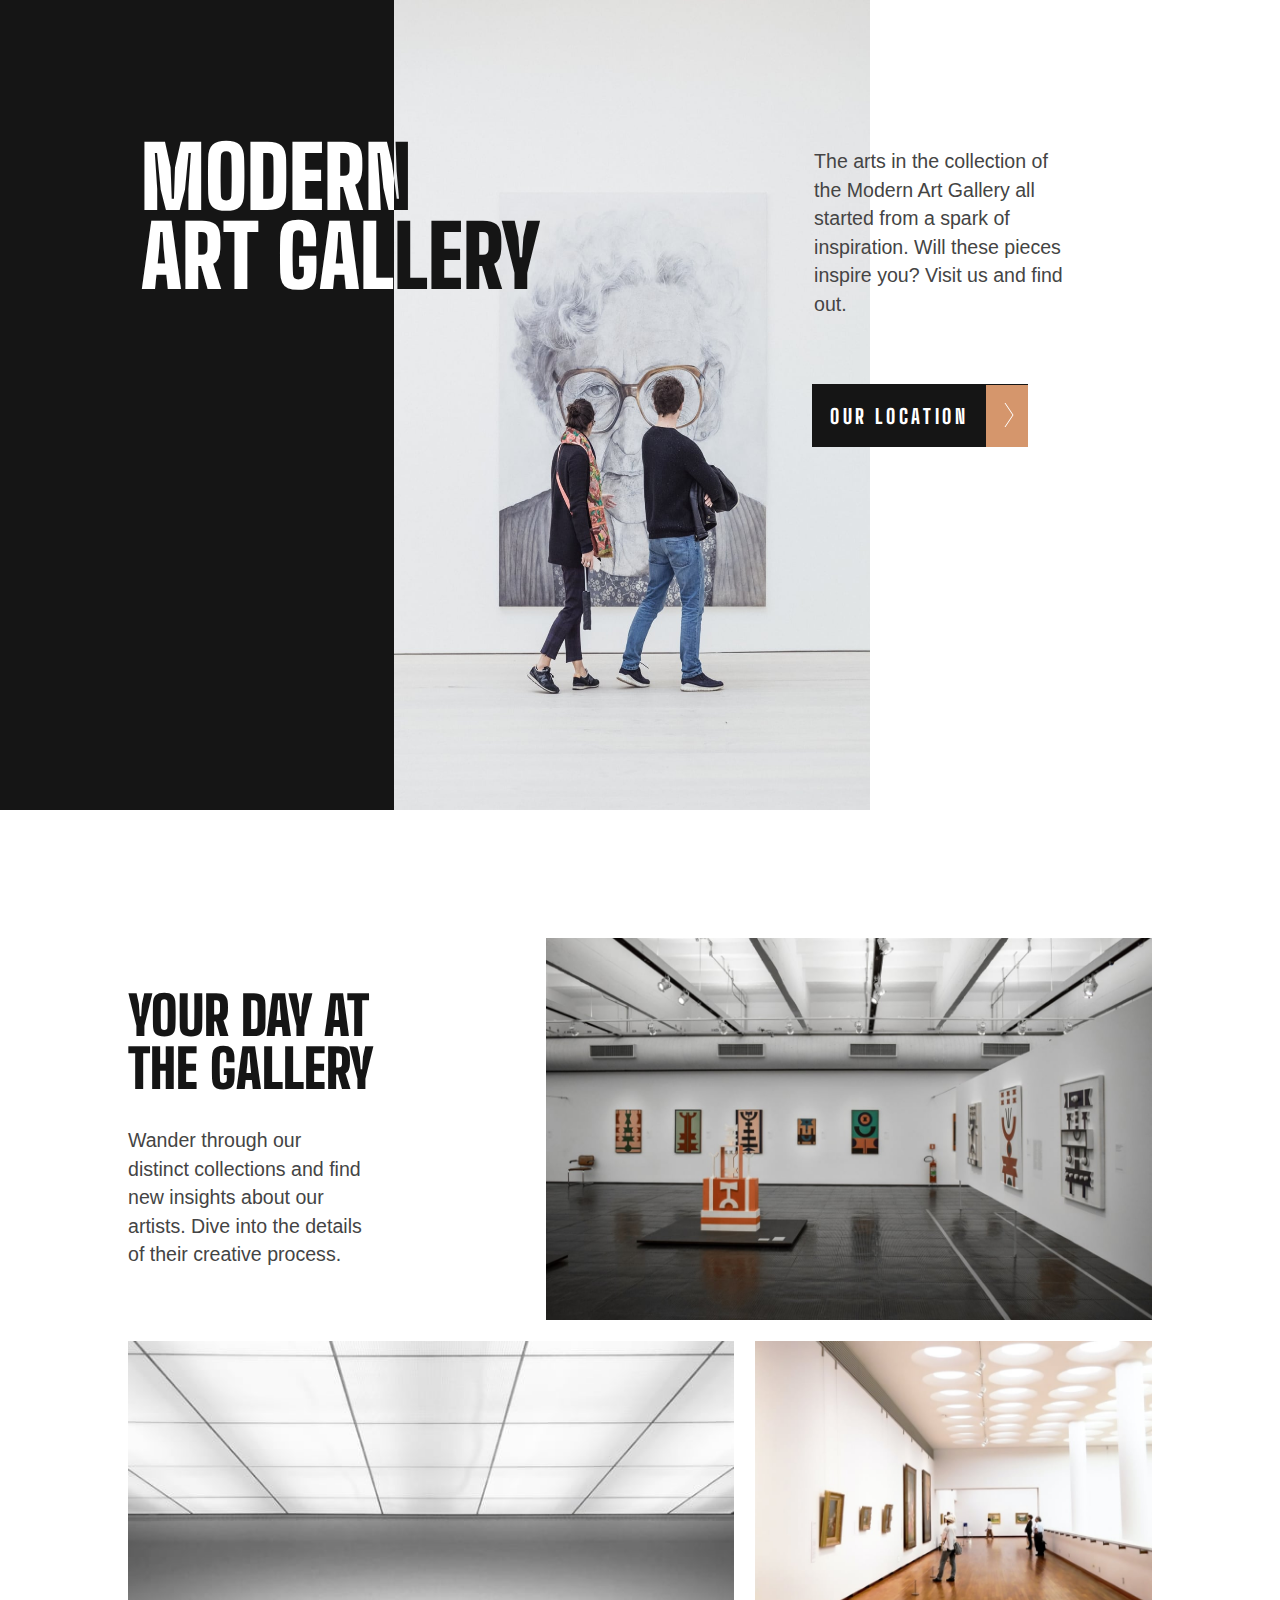
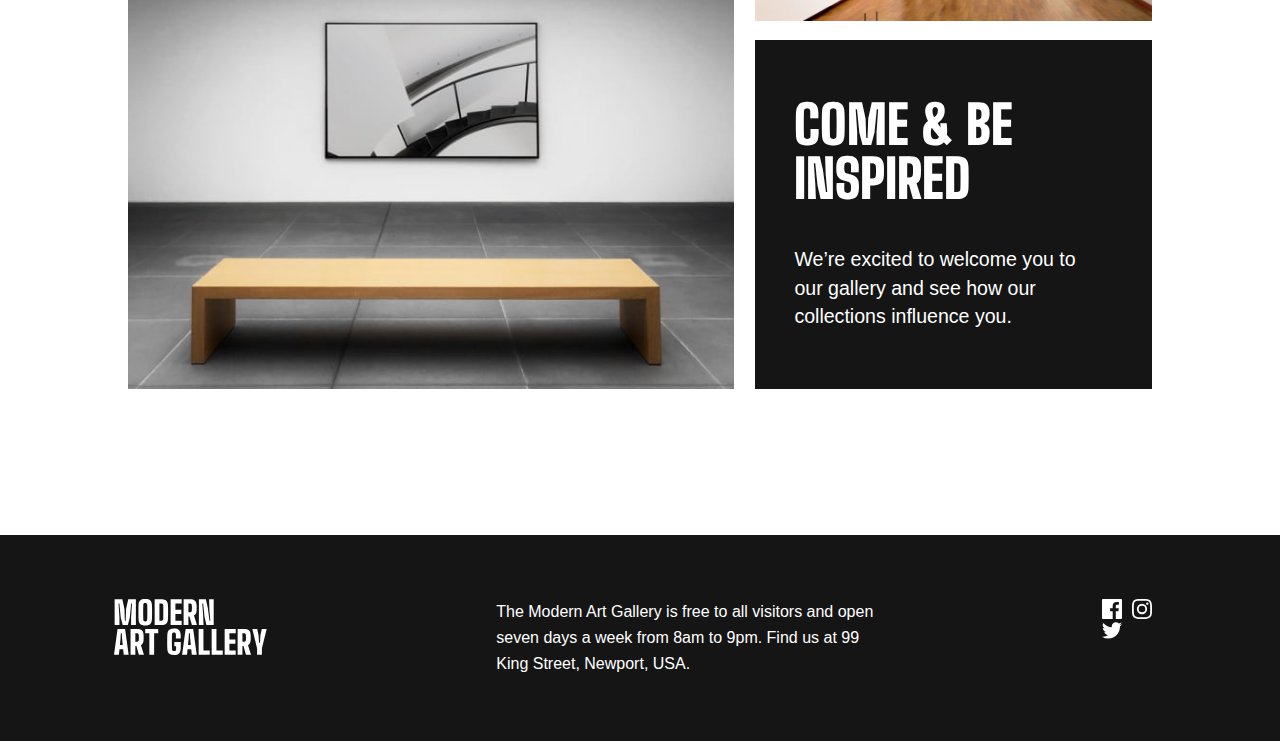
<file: index.html>
<!DOCTYPE html>
<html lang="en">
<head>
  <!--! Meta tags -->
  <meta charset="UTF-8">
  <meta name="viewport" content="width=device-width, initial-scale=1.0">
  <!-- Google font links -->
  <link rel="preconnect" href="https://fonts.googleapis.com">
  <link rel="preconnect" href="https://fonts.gstatic.com" crossorigin>
  <link href="https://fonts.googleapis.com/css2?family=Big+Shoulders+Display:wght@100..900&family=Outfit:wght@100..900&display=swap" rel="stylesheet">
  <!-- Stylesheet links -->
  <link rel="stylesheet" href="style.css">
  <link rel="stylesheet" href="reset.css">
  <!-- Title-->
  <title>Art gallery website</title>
  <link rel="shortcut icon" href="./assets/icon.png" type="image/x-icon">
</head>
<body>
  <header class="welcome-section">
    <div class="welcome-left-half">
      <h1 class="main-title">
          <span class="gradient-text">Modern</span><br>
          <span class="white-text">Art Gal</span>lery
      </h1>
      <img class="hero-image desktop-image" src="./assets/desktop/image-hero@2x.jpg" alt="art hero image">
      <img class="hero-image tablet-image" src="./assets/tablet/image-hero@2x.jpg" alt="tablet art hero image">
    </div>
    <div class="welcome-right-half">
      <img class="hero-image mobile-image" src="./assets/mobile/image-hero@2x.jpg" alt="mobile art hero image">
      <h1 class="main-title responsive-title">Modern<br>Art Gallery</h1>
      <p class="paragraph">
        The arts in the collection of the
        Modern Art Gallery all started from
        a spark of inspiration. Will these
        pieces inspire you? Visit us and find
        out.
      </p>
      
      <a href="./location.html" class="button">
        Our location
        <div class="button-arrow">
          <img src="./assets/icon-arrow-right.svg" alt="arrow right icon">
        </div>
      </a>
    </div>
  </header>
  <main class="grid-section">
    <div class="mobile-grid-block">
      <img class="mobile-image" src="./assets/mobile/image-grid-1@2x.jpg" alt="mobile grid image 1">
    </div>
    <div class="grid-block">
      <h3 class="secondary-title">Your day <br class="mobile-br">at the gallery</h3>
      
      <p class="paragraph">
        Wander through our distinct collections and find new insights about 
        our artists. Dive into the details of their creative process.
      </p>
    </div>
    <div class="grid-block column-span">
      <img class="desktop-image" src="./assets/desktop/image-grid-1@2x.jpg" alt="grid image 1">
      <img class="tablet-image" src="./assets/tablet/image-grid-1@2x.jpg" alt="tablet grid image 1">
    </div>
    <div class="grid-block span">
      <img class="desktop-image" src="./assets/desktop/image-grid-2.jpg" alt="grid image 2">
      <img class="tablet-image" src="./assets/tablet/image-grid-2@2x.jpg" alt="tablet image 2">
      <img class="mobile-image" src="./assets/mobile/image-grid-2@2x.jpg" alt="mobile grid image 2">
    </div>
    <div class="grid-block">
      <img class="desktop-image" src="./assets/desktop/image-grid-3@2x.jpg" alt="grid image 3">
      <img class="tablet-image" src="./assets/tablet/image-grid-3@2x.jpg" alt="tablet grid image 3">
      <img class="mobile-image" src="./assets/mobile/image-grid-3@2x.jpg" alt="mobile image 3">
    </div>
    <div class="grid-block">
      <h3 class="secondary-title">Come &amp; be inspired</h3>
      
      <p class="paragraph">We’re excited to welcome you to our gallery and see how our collections 
        influence you.</p>
    </div>
    
  </main>
  <footer class="footer">
    <img src="./assets/logo-light.svg" alt="modern art gallery logo" class="main-logo">

    <p class="footer-paragraph">The Modern Art Gallery is free to all visitors and open<br> seven days a week 
    from 8am to 9pm. Find us at 99<br> King Street, Newport, USA.</p>

    <div class="social-links" id="social-links">
      <a href="#social-links" class="social-link"><svg width="20" height="20" xmlns="http://www.w3.org/2000/svg"><path d="M18.896 0H1.104C.494 0 0 .494 0 1.104v17.793C0 19.506.494 20 1.104 20h9.58v-7.745H8.076V9.237h2.606V7.01c0-2.583 1.578-3.99 3.883-3.99 1.104 0 2.052.082 2.329.119v2.7h-1.598c-1.254 0-1.496.597-1.496 1.47v1.928h2.989l-.39 3.018h-2.6V20h5.098c.608 0 1.102-.494 1.102-1.104V1.104C20 .494 19.506 0 18.896 0Z" fill="#FFF"/></svg></a>
      <a href="#social-links" class="social-link"><svg width="20" height="20" xmlns="http://www.w3.org/2000/svg"><path d="M10 1.802c2.67 0 2.987.01 4.042.059 2.71.123 3.975 1.409 4.099 4.099.048 1.054.057 1.37.057 4.04 0 2.672-.01 2.988-.057 4.042-.124 2.687-1.387 3.975-4.1 4.099-1.054.048-1.37.058-4.041.058-2.67 0-2.987-.01-4.04-.058-2.718-.124-3.977-1.416-4.1-4.1-.048-1.054-.058-1.37-.058-4.041 0-2.67.01-2.986.058-4.04.124-2.69 1.387-3.977 4.1-4.1 1.054-.048 1.37-.058 4.04-.058ZM10 0C7.284 0 6.944.012 5.877.06 2.246.227.227 2.242.061 5.877.01 6.944 0 7.284 0 10s.012 3.057.06 4.123c.167 3.632 2.182 5.65 5.817 5.817 1.067.048 1.407.06 4.123.06s3.057-.012 4.123-.06c3.629-.167 5.652-2.182 5.816-5.817.05-1.066.061-1.407.061-4.123s-.012-3.056-.06-4.122C19.777 2.249 17.76.228 14.124.06 13.057.01 12.716 0 10 0Zm0 4.865a5.135 5.135 0 1 0 0 10.27 5.135 5.135 0 0 0 0-10.27Zm0 8.468a3.333 3.333 0 1 1 0-6.666 3.333 3.333 0 0 1 0 6.666Zm5.338-9.87a1.2 1.2 0 1 0 0 2.4 1.2 1.2 0 0 0 0-2.4Z" fill="#FFF"/></svg></a>
      <a href="#social-links" class="social-link"><svg width="20" height="17" xmlns="http://www.w3.org/2000/svg"><path d="M20 2.172a8.192 8.192 0 0 1-2.357.646 4.11 4.11 0 0 0 1.805-2.27 8.22 8.22 0 0 1-2.606.996A4.096 4.096 0 0 0 13.847.248c-2.65 0-4.596 2.472-3.998 5.037A11.648 11.648 0 0 1 1.392 1a4.109 4.109 0 0 0 1.27 5.478 4.086 4.086 0 0 1-1.858-.513c-.045 1.9 1.318 3.679 3.291 4.075a4.113 4.113 0 0 1-1.853.07 4.106 4.106 0 0 0 3.833 2.849A8.25 8.25 0 0 1 0 14.658a11.616 11.616 0 0 0 6.29 1.843c7.618 0 11.923-6.434 11.663-12.205A8.354 8.354 0 0 0 20 2.172Z" fill="#FFF"/></svg></a>
    </div>
  </footer>
</body>
</html>
</file>
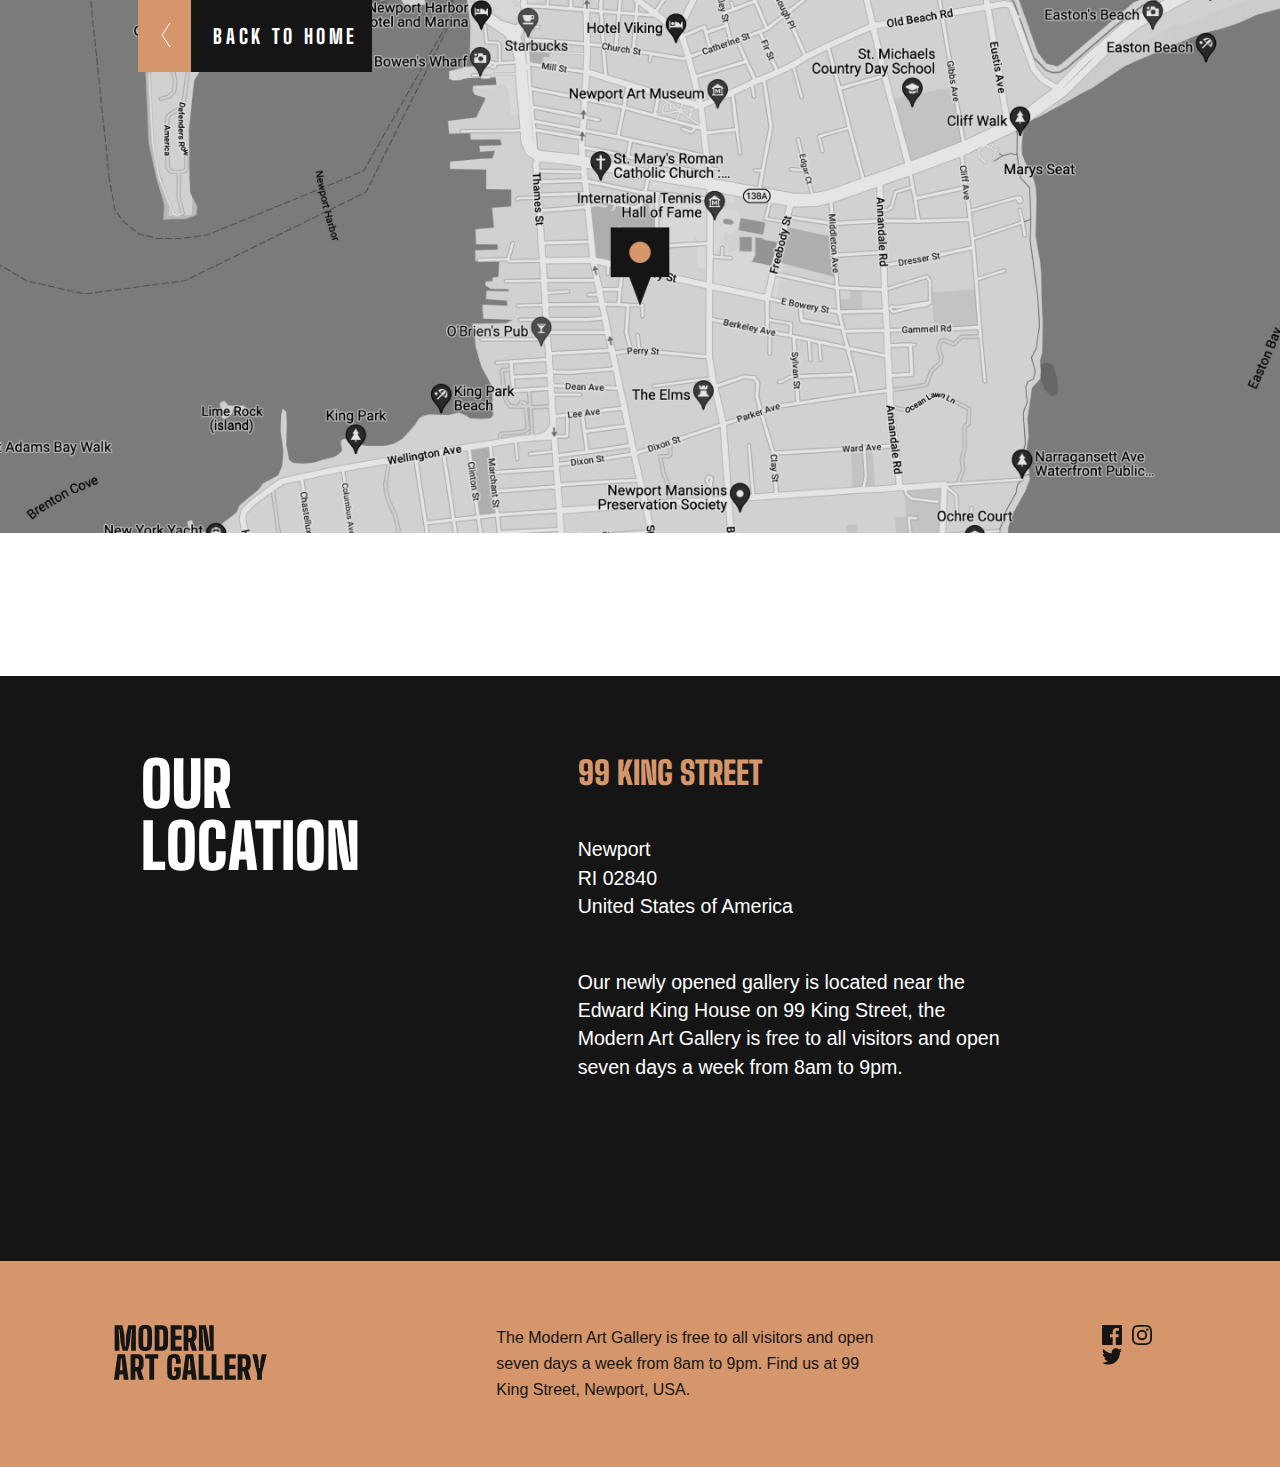
<file: location.html>
<!DOCTYPE html>
<html lang="en">
<head>
  <!--! Meta tags -->
  <meta charset="UTF-8">
  <meta name="viewport" content="width=device-width, initial-scale=1.0">
  <!-- Google font links -->
  <link rel="preconnect" href="https://fonts.googleapis.com">
  <link rel="preconnect" href="https://fonts.gstatic.com" crossorigin>
  <link href="https://fonts.googleapis.com/css2?family=Big+Shoulders+Display:wght@100..900&family=Outfit:wght@100..900&display=swap" rel="stylesheet">
  <!-- Stylesheet links -->
  <link rel="stylesheet" href="style.css">
  <link rel="stylesheet" href="reset.css">
  <!-- Title-->
  <title>Art gallery website</title>
  <link rel="shortcut icon" href="./assets/icon.png" type="image/x-icon">
</head>
<body>
  <header class="location-header">
    <a href="./index.html" class="button location-button">
      <div class="button-arrow location-arrow">
        <img src="./assets/icon-arrow-right.svg" alt="arrow right icon">
      </div>
      Back To Home
    </a>
  </header>
  <main class="location-body">
    <div class="location-body-left-half">
      <h2 class="location-body-title">Our location</h2>
    </div>
    <div class="location-body-right-half">
      <h4 class="location-secondary-title">99 King Street</h4>
      <p class="location-paragraph">
        Newport<br>
        RI 02840<br>
        United States of America
      </p>
      
      <p class="location-paragraph">
        Our newly opened gallery is located near the Edward King House on 99 King 
        Street, the Modern Art Gallery is free to all visitors and open seven days 
        a week from 8am to 9pm.
      </p>
    </div>
  </main>
  <footer class="footer orange-footer">
    <img src="./assets/logo-dark.svg" alt="modern art gallery logo" class="main-logo">

    <p class="footer-paragraph black-paragraph">The Modern Art Gallery is free to all visitors and open<br> seven days a week 
    from 8am to 9pm. Find us at 99<br> King Street, Newport, USA.</p>

    <div class="social-links" id="social-links">
      <a href="#social-links" class="social-link location-links"><svg width="20" height="20" xmlns="http://www.w3.org/2000/svg"><path d="M18.896 0H1.104C.494 0 0 .494 0 1.104v17.793C0 19.506.494 20 1.104 20h9.58v-7.745H8.076V9.237h2.606V7.01c0-2.583 1.578-3.99 3.883-3.99 1.104 0 2.052.082 2.329.119v2.7h-1.598c-1.254 0-1.496.597-1.496 1.47v1.928h2.989l-.39 3.018h-2.6V20h5.098c.608 0 1.102-.494 1.102-1.104V1.104C20 .494 19.506 0 18.896 0Z" fill="#FFF"/></svg></a>
      <a href="#social-links" class="social-link location-links margin-around"><svg width="20" height="20" xmlns="http://www.w3.org/2000/svg"><path d="M10 1.802c2.67 0 2.987.01 4.042.059 2.71.123 3.975 1.409 4.099 4.099.048 1.054.057 1.37.057 4.04 0 2.672-.01 2.988-.057 4.042-.124 2.687-1.387 3.975-4.1 4.099-1.054.048-1.37.058-4.041.058-2.67 0-2.987-.01-4.04-.058-2.718-.124-3.977-1.416-4.1-4.1-.048-1.054-.058-1.37-.058-4.041 0-2.67.01-2.986.058-4.04.124-2.69 1.387-3.977 4.1-4.1 1.054-.048 1.37-.058 4.04-.058ZM10 0C7.284 0 6.944.012 5.877.06 2.246.227.227 2.242.061 5.877.01 6.944 0 7.284 0 10s.012 3.057.06 4.123c.167 3.632 2.182 5.65 5.817 5.817 1.067.048 1.407.06 4.123.06s3.057-.012 4.123-.06c3.629-.167 5.652-2.182 5.816-5.817.05-1.066.061-1.407.061-4.123s-.012-3.056-.06-4.122C19.777 2.249 17.76.228 14.124.06 13.057.01 12.716 0 10 0Zm0 4.865a5.135 5.135 0 1 0 0 10.27 5.135 5.135 0 0 0 0-10.27Zm0 8.468a3.333 3.333 0 1 1 0-6.666 3.333 3.333 0 0 1 0 6.666Zm5.338-9.87a1.2 1.2 0 1 0 0 2.4 1.2 1.2 0 0 0 0-2.4Z" fill="#FFF"/></svg></a>
      <a href="#social-links" class="social-link location-links"><svg width="20" height="17" xmlns="http://www.w3.org/2000/svg"><path d="M20 2.172a8.192 8.192 0 0 1-2.357.646 4.11 4.11 0 0 0 1.805-2.27 8.22 8.22 0 0 1-2.606.996A4.096 4.096 0 0 0 13.847.248c-2.65 0-4.596 2.472-3.998 5.037A11.648 11.648 0 0 1 1.392 1a4.109 4.109 0 0 0 1.27 5.478 4.086 4.086 0 0 1-1.858-.513c-.045 1.9 1.318 3.679 3.291 4.075a4.113 4.113 0 0 1-1.853.07 4.106 4.106 0 0 0 3.833 2.849A8.25 8.25 0 0 1 0 14.658a11.616 11.616 0 0 0 6.29 1.843c7.618 0 11.923-6.434 11.663-12.205A8.354 8.354 0 0 0 20 2.172Z" fill="#FFF"/></svg></a>
    </div>
  </footer>
</body>
</html>
</file>
<file: style.css>
:root {
  /* Color variables */
  --white: rgb(255, 255, 255);
  --accent-orange: rgb(213, 150, 108);
  --accent-black: rgb(21, 21, 21);
  --grey: rgb(68, 68, 68);
  /* font variables */
  --main-font: "Big Shoulders Display", sans-serif;
  --secondary-font: "ourfit", sans-serif;
}

body {
  background-color: var(--white);
  width: 100vw;
  height: 100vh;
  overflow-x: hidden;
}

.welcome-section {
  display: flex;
  flex-direction: row;

  width: 100%;
  height: 90vh;
}

.welcome-left-half {
  position: relative;
  display: flex;
  width: 60%;
  background-color: var(--accent-black);
}

.main-title {
  font-family: var(--main-font);
  font-size: clamp(70px, 6.671vw, 129px);
  font-weight: 900;
  line-height: clamp(65px, 6.115vw, 118px);
  text-transform: uppercase;
  color: var(--accent-black);
  position: relative;
  margin: 18% 0 0 18.4%;
  z-index: 1;
}

.responsive-title {
  display: none;
}

.gradient-text {
  background-image: linear-gradient(
    to right,
    var(--white) 93.6%,
    var(--accent-black) 10%
  );
  -webkit-background-clip: text;
  background-clip: text;
  color: transparent;
  z-index: 1;
}

.white-text {
  color: var(--white);
}

.hero-image {
  position: absolute;
  top: 0;
  right: -13.27%;
  width: 62%;
  height: 100%;
}

.welcome-right-half {
  display: flex;
  flex-direction: column;
  padding-top: 11.5%;
  width: 40%;
  gap: 10%;
  z-index: 1;
}

.paragraph {
  font-family: var(--secondary-font);
  font-size: clamp(17px, 1.529vw, 25px);
  font-weight: 300;
  line-height: clamp(28px, 2.224vw, 35px);
  color: var(--grey);
  width: 52%;
}

.welcome-right-half .paragraph {
  margin-left: 9%;
}

.button {
  background-color: var(--accent-black);
  font-family: var(--main-font);
  font-size: clamp(20px, 1.39vw, 30px);
  font-weight: 800;
  letter-spacing: clamp(3.64px, 0.253vw, 4px);
  color: var(--white);
  text-transform: uppercase;
  width: 35%;
  padding: 3.6%;
  margin-left: 8.5%;
  display: flex;
  justify-content: space-between;
  align-items: center;
  transition: background-color 0.4s ease 0s;
}

.button-arrow {
  background-color: var(--accent-orange);
  width: 3%;
  height: 100%;
  margin: -10.1%;
  margin-right: -10.3%;
  padding: 10.1%;
  padding-bottom: 10.22%;
  transition: background-color 0.4s ease 0s;
}

.button:hover {
  background-color: var(--accent-orange);
}

.button:hover .button-arrow {
  background-color: var(--accent-black);
}

.grid-section {
  display: grid;
  grid-template-columns: repeat(5, 1fr);
  padding: 10%;
  gap: 2%;
}

.grid-block:nth-child(2) {
  grid-column: span 2;
  display: flex;
  flex-direction: column;
  justify-content: center;
  width: 100%;
  gap: 8%;
}

.mobile-grid-block {
  display: none;
}

.grid-block:nth-child(2) .secondary-title {
  width: 70%;
}

.mobile-br {
  display: none;
}

.grid-block:nth-child(2) .paragraph {
  width: 60%;
}

.grid-block:nth-child(3) {
  grid-column: span 3;
}

.grid-block:nth-child(4) {
  grid-row: span 2;
  grid-column: span 3;
}

.grid-block:nth-child(4) img {
  height: 94.2%;
}

.grid-block:nth-child(5) {
  grid-column: span 2;
}

.grid-block:nth-child(6) {
  grid-column: span 2;
  display: flex;
  flex-direction: column;
  gap: 8%;
  height: 100%;
  padding: 10%;
  margin-top: -30%;
  justify-content: space-evenly;
  background-color: var(--accent-black);
}

.grid-block:nth-child(6) > .secondary-title,
.grid-block:nth-child(6) > .paragraph {
  color: var(--white);
  width: 94%;
}

.grid-block img {
  width: 100%;
}

.desktop-image {
  display: block;
}

.tablet-image {
  display: none;
}

.mobile-image {
  display: none;
}

.secondary-title {
  font-family: var(--main-font);
  font-size: clamp(45px, 4.17vw, 75px);
  font-weight: 900;
  line-height: clamp(45px, 4.17vw, 75px);
  text-transform: uppercase;
  color: var(--accent-black);
}

.footer {
  display: flex;
  flex-direction: row;
  justify-content: space-around;
  width: 100%;
  background-color: var(--accent-black);
  padding: 5% 0;
}

.main-logo {
  width: 12%;
  height: 10%;
}

.footer-paragraph {
  font-family: var(--secondary-font);
  font-size: clamp(15px, 1.251vw, 23px);
  font-weight: 300;
  line-height: clamp(26px, 1.946vw, 38px);
  color: var(--white);
}

.social-links {
  width: 5%;
}

.social-link svg path {
  transition: fill 0.4s ease 0s;
}

.social-link:hover svg path {
  fill: var(--accent-orange);
}

.social-link:nth-child(2) {
  margin: 0 10%;
}
/* End of Main page styles*/

/* ######## Location page styles ######## */

.location-header {
  width: 100%;
  height: 75.1%;
  background-size: contain;
  background-repeat: no-repeat;
  background-image: url(./assets/desktop/image-map@2x.png);
}

.location-button {
  width: 17.7%;
  padding: 0;
  padding-right: 0.6%;
  margin-left: 10.8%;
  display: flex;
  gap: 10%;
  align-items: center;
  justify-content: unset;
}

.location-arrow {
  margin: 0;
}

.location-arrow img {
  transform: rotate(180deg);
}

.location-body {
  background-color: var(--accent-black);
  width: 100%;
  height: 65%;
  display: flex;
}

.location-body-left-half {
  width: 50%;
  height: 100%;
  padding: 6% 11%;
}

.location-body-title {
  font-family: var(--main-font);
  font-size: clamp(48px, 4.864vw, 70px);
  font-weight: 900;
  line-height: clamp(48px, 4.864vw, 70px);
  text-transform: uppercase;
  color: var(--white);
  width: 60%;
}

.location-body-right-half {
  min-width: 50%;
  height: 100%;
  display: flex;
  flex-direction: column;
  padding-top: 6.3%;
  gap: 8%;
}

.location-secondary-title {
  font-family: var(--main-font);
  font-size: clamp(32px, 2.502vw, 40px);
  font-weight: 900;
  line-height: clamp(32px, 2.502vw, 40px);
  text-transform: uppercase;
  color: var(--accent-orange);
}

.location-paragraph {
  font-family: var(--secondary-font);
  font-size: clamp(18px, 1.529vw, 24px);
  font-weight: 200;
  line-height: clamp(28px, 2.224vw, 35px);
  color: var(--white);
  width: 61%;
}

.orange-footer {
  background-color: var(--accent-orange);
}

.black-paragraph {
  color: var(--accent-black);
}

.location-links svg path {
  fill: var(--accent-black);
}

.location-links:hover svg path {
  fill: var(--white);
}

/* ######## End of Location page styles ######## */

/* ######## Responsive designs ######## */

/* Tablet design */
@media screen and (max-width: 768px) {
  .welcome-section {
    height: 70vh;
  }
  
  .hero-image {
    width: 100%;
    top: 0;
    right: 0;
  }

  .main-title {
    display: none;
  }

  .responsive-title {
    display: block;
    margin: 0;
  }

  .welcome-right-half {
    margin-left: -8%;
    width: 50%;
  }
  .paragraph {
    width: 94%;
  }

  .welcome-right-half .paragraph {
    margin-left: 0;
  }

  .button {
    margin-left: unset;
    width: 50%;
    padding: 5%;
  }

  .button-arrow {
    padding: 9.1%;
    padding-bottom: 10.3%;
  }

  .grid-section {
    row-gap: 1%;
    column-gap: 2%;
  }

  .grid-block:nth-child(2) {
    width: 100%;
    padding-top: 10%;
    gap: 20px;
  }

  .grid-block:nth-child(2) .paragraph {
    width: 94%;
  }

  .grid-block:nth-child(6) {
    margin-top: -55%;
    height: 118%;
    justify-content: center;
  }

  .grid-block:nth-child(6) .secondary-title {
    width: auto;
  }

  .grid-block:nth-child(6) .paragraph {
    width: 103%;
  }

  .desktop-image {
    display: none;
  }

  .tablet-image {
    display: block;
  }

  .mobile-image {
    display: none;
  }

  .footer {
    padding: 6% 0;
  }

  .main-logo {
    width: auto;
  }

  .footer-paragraph {
    width: 36%;
  }

  .footer-paragraph br {
    display: none;
  }

  .social-links {
    width: 12%;
  }

  /* #### location resposnive design #### */
  .location-header {
    height: 61.5%;
    background-image: url(./assets/tablet/image-map@2x.png);
  }

  
  .location-button {
    margin-left: 10.8%;
    width: 27.7%;
    padding: 0;
    padding-right: 0.6%;
  }
  
  .location-body {
    height: 45%;
    gap: 8%;
  }

  .location-body-left-half {
    padding: 6%;
  }
  .location-body-right-half .location-paragraph:last-child {
    width: 91%;
  }
  /* #### End of location responsive design #### */
}
/* End of tablet design */

/* Mobile design */
@media screen and (max-width: 425px) {
  .welcome-left-half {
    display: none;
  }

  .welcome-right-half {
    width: 100%;
    margin-left: 0;
    padding-top: 0;
    gap: 6%;
  }

  .desktop-image {
    display: none;
  }

  .tablet-image {
    display: none;
  }

  .mobile-image {
    display: flex;
    position: static;
  }

  .responsive-title,
  .welcome-right-half .paragraph,
  .button {
    margin-left: 6%;
  }

  .welcome-right-half .paragraph {
    width: 86%;
  }

  .button {
    width: 60%;
    padding: 6%;
  }

  .button-arrow {
    padding-bottom: 10.9%;
  }

  .grid-section {
    display: flex;
    flex-direction: column;
    padding: 25% 6%;
    gap: 15px;
  }

  .grid-block:nth-child(2) {
    padding: 5% 0;
  }

  .grid-block:nth-child(2) .secondary-title {
    width: 100%;
  }

  .mobile-br {
    display: block;
  }

  .grid-block:nth-child(3) {
    display: none;
  }

  .grid-block:nth-child(6) {
    margin-top: 0;
    gap: 20px;
    padding: 13% 8%;
  }

  .mobile-grid-block {
    display: flex;
    flex-direction: column;
  }

  .footer {
    width: auto;
    flex-direction: column;
    padding: 10% 5%;
    gap: 35px;
  }

  .main-logo {
    width: 35%;
  }

  .footer-paragraph {
    width: 85%;
  }

  .social-links {
    width: auto;
    display: flex;
    align-items: center;
    gap: 5%;
  }

  .social-link:nth-child(2) {
    margin: 0;
  }

  /* #### location mobile design #### */
  .location-header {
    height: 55.2%;
    background-image: url(./assets/mobile/image-map@2x.png);
  }

  .location-button {
    width: 58%;
    padding: 0 12% 0 0;
    margin-left: 0;
  }

  .location-arrow {
    display: flex;
    justify-content: center;
    padding: 10.1%;
  }

  .location-body {
    flex-direction: column;
    gap: 0;
    padding: 8% 0;
  }

  .location-body-left-half {
    width: auto;
    height: auto;
  }

  .location-body-title {
    width: auto;
  }

  .location-body-right-half {
    padding-left: 6%;
  }

  .location-paragraph {
    width: 100%;
  }
  /* #### End of location mobile design #### */
}
/* End of mobile design */

/* ######## End of Responsice designs ######## */
</file>
